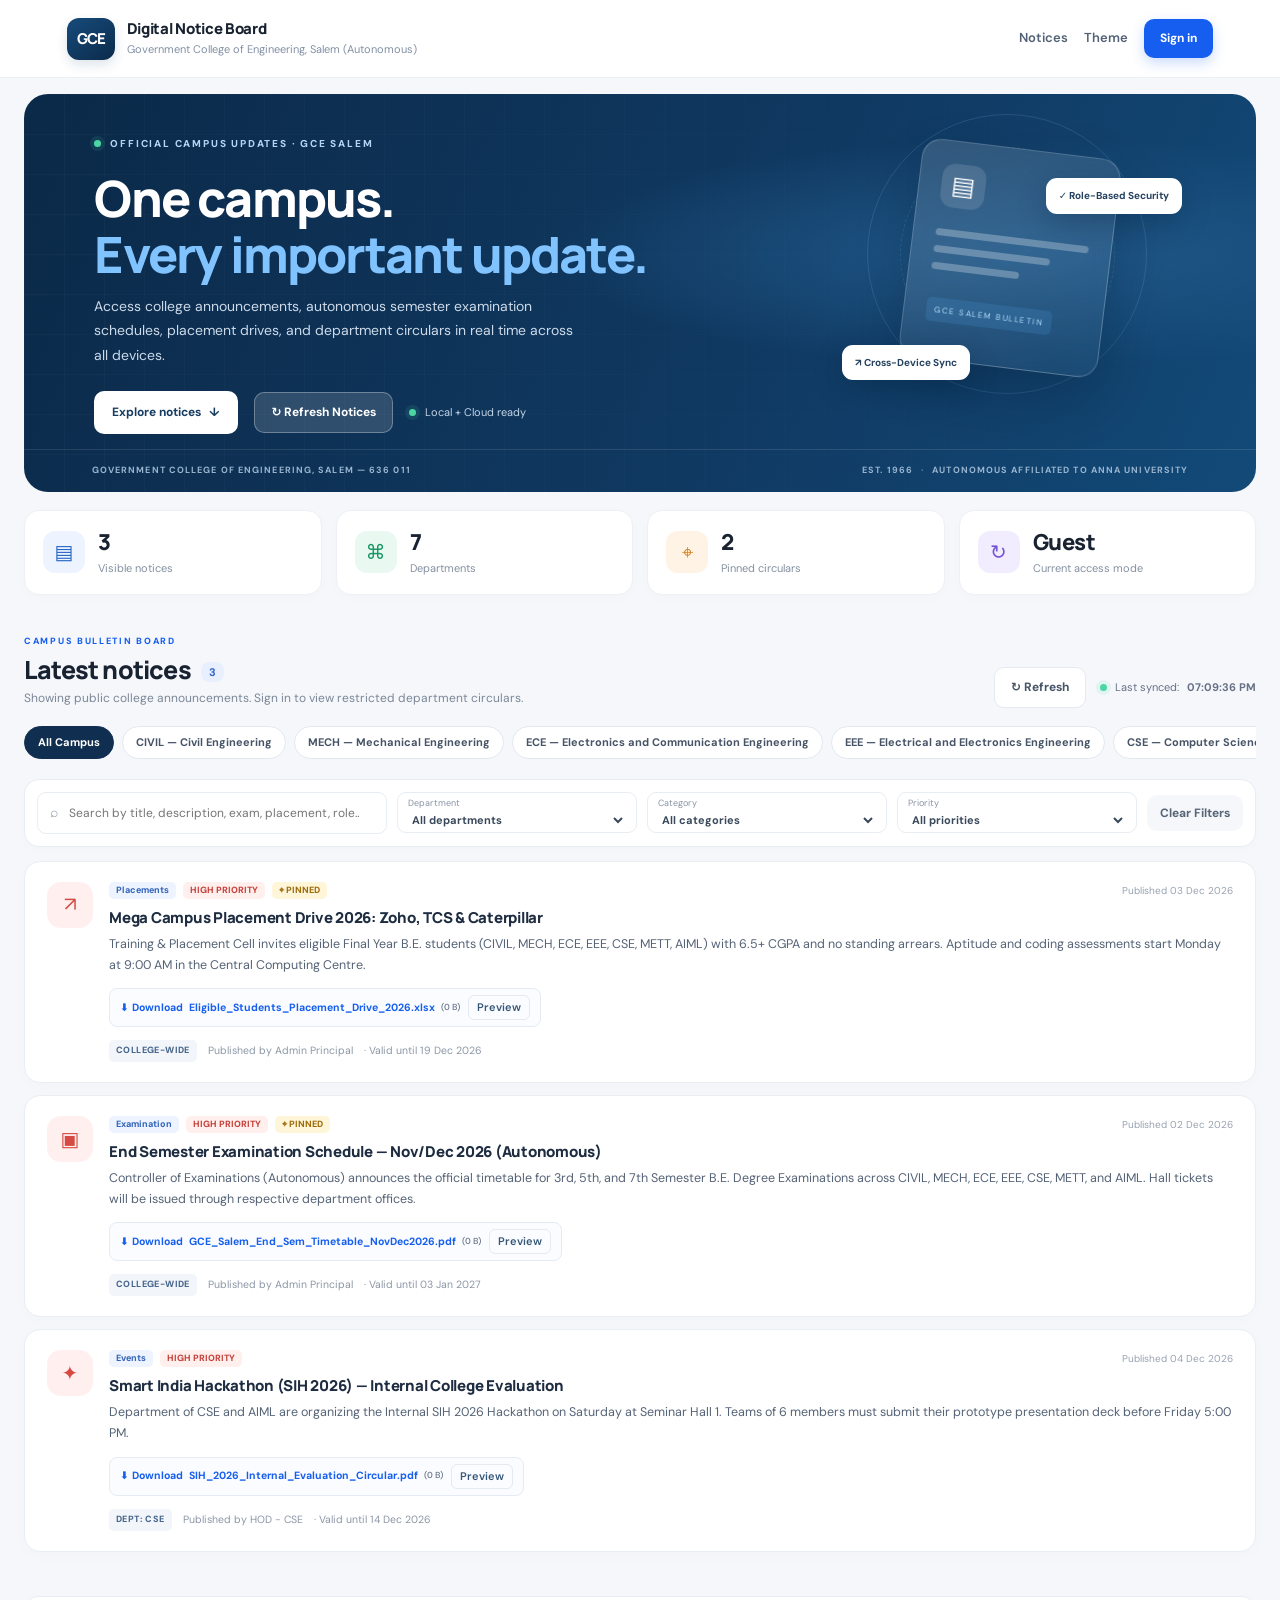
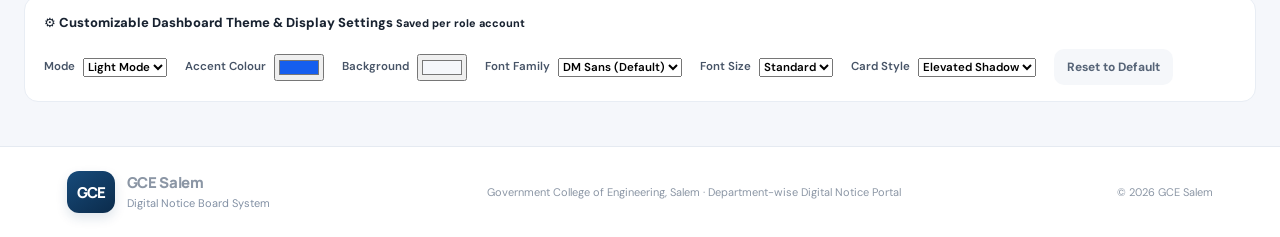
<file: index.html>
<!doctype html>
<html lang="en" data-theme="light">
<head>
  <meta charset="utf-8">
  <meta name="viewport" content="width=device-width, initial-scale=1">
  <meta name="theme-color" content="#102f50">
  <title>Digital Notice Board · Government College of Engineering, Salem</title>
  <link rel="stylesheet" href="./styles.css">
  <script defer src="./app.js"></script>
</head>
<body>
  <header class="topbar">
    <a class="brand" href="#top">
      <span class="brand-mark">GCE</span>
      <span>
        <b>Digital Notice Board</b>
        <small>Government College of Engineering, Salem (Autonomous)</small>
      </span>
    </a>
    <nav>
      <a href="#notices">Notices</a>
      <a href="#publish" id="nav-publish" class="hidden">Publish</a>
      <a href="#admin-panel" id="nav-admin" class="hidden">Admin Console</a>
      <a href="#theme-panel">Theme</a>
      <span id="user-chip-container" class="hidden">
        <span class="user-chip">
          <span class="avatar" id="user-avatar">A</span>
          <span>
            <span id="user-fullname">Admin Principal</span>
            <small id="user-role-dept">Admin Principal · ALL</small>
          </span>
        </span>
      </span>
      <button class="button button-primary" id="btn-open-login" type="button">Sign in</button>
      <button class="button button-quiet hidden" id="btn-logout" type="button">Sign out</button>
    </nav>
  </header>

  <main id="top">
    <!-- Hero Banner -->
    <section class="hero">
      <div class="hero-copy">
        <div class="eyebrow"><span class="live-dot"></span> OFFICIAL CAMPUS UPDATES · GCE SALEM</div>
        <h1>One campus.<br><em>Every important update.</em></h1>
        <p>Access college announcements, autonomous semester examination schedules, placement drives, and department circulars in real time across all devices.</p>
        <div class="hero-actions">
          <a class="button button-light" href="#notices">Explore notices <span>↓</span></a>
          <button class="button button-secondary" id="btn-manual-refresh" type="button" style="background:rgba(255,255,255,0.14);color:#fff;border-color:rgba(255,255,255,0.3);">↻ Refresh Notices</button>
          <span class="update-status"><span class="live-dot"></span> <span id="sync-status-text">Cloud sync active</span></span>
        </div>
      </div>
      <div class="hero-art" aria-hidden="true">
        <div class="art-orbit orbit-one"></div>
        <div class="art-orbit orbit-two"></div>
        <div class="art-card">
          <span class="art-icon">▤</span>
          <span class="art-lines"><i></i><i></i><i></i></span>
          <span class="art-tag">GCE SALEM BULLETIN</span>
        </div>
        <div class="art-bubble bubble-one">✓ Role-Based Security</div>
        <div class="art-bubble bubble-two">↗ Cross-Device Sync</div>
      </div>
      <div class="hero-footer">
        <span>GOVERNMENT COLLEGE OF ENGINEERING, SALEM — 636 011</span>
        <span>EST. 1966 <b>·</b> AUTONOMOUS AFFILIATED TO ANNA UNIVERSITY</span>
      </div>
    </section>

    <!-- Stats Grid -->
    <section class="stats-grid">
      <article class="stat-card">
        <span class="stat-icon">▤</span>
        <div>
          <strong id="stat-total">0</strong>
          <span>Visible notices</span>
        </div>
      </article>
      <article class="stat-card">
        <span class="stat-icon green">⌘</span>
        <div>
          <strong id="stat-depts">7</strong>
          <span>Departments</span>
        </div>
      </article>
      <article class="stat-card">
        <span class="stat-icon orange">⌖</span>
        <div>
          <strong id="stat-pinned">0</strong>
          <span>Pinned circulars</span>
        </div>
      </article>
      <article class="stat-card">
        <span class="stat-icon violet">↻</span>
        <div>
          <strong id="stat-role">Guest</strong>
          <span>Current access mode</span>
        </div>
      </article>
    </section>

    <!-- Notices Section -->
    <section id="notices" class="notice-section">
      <div class="section-heading">
        <div>
          <div class="eyebrow dark-eyebrow">CAMPUS BULLETIN BOARD</div>
          <h2>Latest notices <span class="heading-count" id="heading-count">0</span></h2>
          <p id="access-subtitle">Showing public college announcements. Sign in to view restricted department circulars.</p>
        </div>
        <div style="display:flex;align-items:center;gap:14px;flex-wrap:wrap;">
          <label class="check-field hidden" id="expired-toggle-wrap">
            <input type="checkbox" id="filter-expired">
            <span>Show expired archive</span>
          </label>
          <button class="button button-secondary" id="btn-section-refresh" type="button">↻ Refresh</button>
          <span class="refresh-label"><span class="live-dot"></span> Last synced: <b id="last-sync-time">Just now</b></span>
        </div>
      </div>

      <!-- Quick Department Pills -->
      <div class="dept-Quick-tabs" id="dept-quick-tabs"></div>

      <!-- Search & Filter Bar -->
      <div class="filter-panel">
        <label class="search-field">
          <span>⌕</span>
          <input id="filter-q" type="search" placeholder="Search by title, description, exam, placement, role…" aria-label="Search notices">
        </label>
        <label class="select-wrap">
          <span>Department</span>
          <select id="filter-dept">
            <option value="ALL">All departments</option>
          </select>
        </label>
        <label class="select-wrap">
          <span>Category</span>
          <select id="filter-category">
            <option value="ALL">All categories</option>
            <option value="Examination">Examination</option>
            <option value="Events">Events</option>
            <option value="Placements">Placements</option>
            <option value="General">General</option>
            <option value="Department Circulars">Department Circulars</option>
            <option value="Important Announcements">Important Announcements</option>
          </select>
        </label>
        <label class="select-wrap">
          <span>Priority</span>
          <select id="filter-priority">
            <option value="ALL">All priorities</option>
            <option value="HIGH">High — Urgent</option>
            <option value="MEDIUM">Medium</option>
            <option value="LOW">Low</option>
          </select>
        </label>
        <button class="button button-quiet" id="btn-clear-filters" type="button">Clear Filters</button>
      </div>

      <div class="notice-list" id="notice-list"></div>
    </section>

    <!-- Publish Notice Section (Admin Principal, HOD, and Faculty Only) -->
    <section id="publish" class="publish-section hidden">
      <div class="section-heading">
        <div>
          <div class="eyebrow dark-eyebrow">SHARE AN OFFICIAL CIRCULAR</div>
          <h2 id="form-section-title">Publish a notice</h2>
          <p>Post an announcement with circular attachments. Published notices sync across all connected phones on refresh.</p>
        </div>
        <span class="role-label" id="publish-role-badge">Authorized Access</span>
      </div>
      <form class="publish-form" id="notice-form">
        <input type="hidden" id="edit-notice-id" value="">
        <div class="form-grid">
          <label class="form-field field-wide">
            <span>Notice title <b>*</b></span>
            <input required maxlength="200" id="notice-title" placeholder="e.g. Autonomous End Semester Theory Examination Timetable — Nov/Dec 2026">
          </label>
          <label class="form-field field-wide">
            <span>Notice description <b>*</b></span>
            <textarea required id="notice-desc" rows="4" placeholder="Enter complete announcement details, venue, eligibility, and instructions…"></textarea>
          </label>
          <label class="form-field">
            <span>Department</span>
            <select id="notice-dept"></select>
          </label>
          <label class="form-field">
            <span>Category</span>
            <select id="notice-category">
              <option value="Examination">Examination</option>
              <option value="Events">Events</option>
              <option value="Placements">Placements</option>
              <option value="General">General</option>
              <option value="Department Circulars">Department Circulars</option>
              <option value="Important Announcements">Important Announcements</option>
            </select>
          </label>
          <label class="form-field">
            <span>Priority</span>
            <select id="notice-priority">
              <option value="MEDIUM">Medium — Standard</option>
              <option value="HIGH">High — Important / Urgent</option>
              <option value="LOW">Low — Informational</option>
            </select>
          </label>
          <label class="form-field">
            <span>Expiry date (optional)</span>
            <input type="date" id="notice-expiry">
          </label>
          <label class="form-field">
            <span>Visibility</span>
            <select id="notice-visibility">
              <option value="PUBLIC">Public — Visible on Public Homepage</option>
              <option value="RESTRICTED">Restricted — Department Login Required</option>
            </select>
          </label>
          <label class="check-field" id="pin-field-wrap" style="padding-top:22px;">
            <input type="checkbox" id="notice-pinned">
            <span>Pin this notice to the top of the board</span>
          </label>
          <label class="form-field field-wide">
            <span>Attachments <small>PDF, JPG, PNG, DOC, DOCX, XLS, XLSX · max 10 MB per file</small></span>
            <input type="file" id="notice-files" multiple accept=".pdf,.jpg,.jpeg,.png,.doc,.docx,.xls,.xlsx">
          </label>
        </div>
        <div class="form-actions">
          <button class="button button-primary" type="submit" id="btn-submit-notice">Publish notice →</button>
          <button class="button button-quiet hidden" type="button" id="btn-cancel-edit">Cancel edit</button>
        </div>
      </form>
    </section>

    <!-- Admin Management Section (Admin Principal Only) -->
    <section id="admin-panel" class="admin-section hidden">
      <div class="section-heading">
        <div>
          <div class="eyebrow dark-eyebrow">INSTITUTIONAL ADMINISTRATION</div>
          <h2>Role &amp; Department Management</h2>
          <p>Manage Admin Principal, HODs (7), Faculty (3 per dept), and Students (10 per dept) across CIVIL, MECH, ECE, EEE, CSE, METT, and AIML.</p>
        </div>
        <button class="button button-secondary" id="btn-reset-demo-data" type="button">↺ Reset Default Accounts</button>
      </div>
      <div class="admin-grid">
        <!-- Users Management Card -->
        <div class="admin-card">
          <div style="display:flex;justify-content:space-between;align-items:center;margin-bottom:12px;flex-wrap:wrap;gap:8px;">
            <h3 style="margin:0;">Registered Role Accounts (<span id="admin-user-count">0</span>)</h3>
            <select id="admin-user-dept-filter" style="padding:6px 10px;border-radius:8px;border:1px solid #dfe6ef;font-size:11px;font-weight:700;">
              <option value="ALL">All Departments</option>
            </select>
          </div>
          <form id="create-user-form" class="form-grid" style="margin-bottom:16px;">
            <label class="form-field">
              <span>Login ID <b>*</b></span>
              <input required id="new-user-login" placeholder="e.g. faculty_cse4">
            </label>
            <label class="form-field">
              <span>Password <b>*</b></span>
              <input required type="password" id="new-user-pass" placeholder="Password">
            </label>
            <label class="form-field">
              <span>Role Designation <b>*</b></span>
              <input required id="new-user-name" placeholder="e.g. Faculty 4 - CSE">
            </label>
            <label class="form-field">
              <span>Role Type</span>
              <select id="new-user-role">
                <option value="Student">Student</option>
                <option value="Faculty">Faculty</option>
                <option value="HOD">HOD</option>
                <option value="Administrator">Admin Principal</option>
              </select>
            </label>
            <label class="form-field">
              <span>Department</span>
              <select id="new-user-dept"></select>
            </label>
            <div style="display:flex;align-items:flex-end;">
              <button class="button button-primary" type="submit" style="width:100%;">+ Add Account</button>
            </div>
          </form>
          <div class="table-list" id="admin-user-list" style="max-height:360px;overflow-y:auto;"></div>
        </div>

        <!-- Departments Management Card -->
        <div class="admin-card">
          <h3 style="margin-top:0;">Academic Departments</h3>
          <form id="create-dept-form" class="form-grid" style="margin-bottom:16px;">
            <label class="form-field">
              <span>Dept Code <b>*</b></span>
              <input required id="new-dept-code" placeholder="e.g. IT" maxlength="12">
            </label>
            <label class="form-field">
              <span>Department Name <b>*</b></span>
              <input required id="new-dept-name" placeholder="Information Technology">
            </label>
            <div class="field-wide">
              <button class="button button-primary" type="submit">+ Add Department</button>
            </div>
          </form>
          <div class="table-list" id="admin-dept-list"></div>
        </div>
      </div>
    </section>

    <!-- Customizable Dashboard Theme Settings -->
    <section id="theme-panel" class="settings-section">
      <details open>
        <summary><span>⚙</span> Customizable Dashboard Theme &amp; Display Settings <small>Saved per role account</small></summary>
        <div class="theme-form">
          <label>
            Mode
            <select id="theme-mode">
              <option value="light">Light Mode</option>
              <option value="dark">Dark Mode</option>
            </select>
          </label>
          <label>
            Accent Colour
            <input type="color" id="theme-accent" value="#155eef">
          </label>
          <label>
            Background
            <input type="color" id="theme-bg" value="#f5f7fb">
          </label>
          <label>
            Font Family
            <select id="theme-font">
              <option value="'DM Sans', system-ui, sans-serif">DM Sans (Default)</option>
              <option value="Inter, system-ui, sans-serif">Inter</option>
              <option value="Georgia, serif">Georgia Serif</option>
              <option value="Verdana, sans-serif">Verdana</option>
            </select>
          </label>
          <label>
            Font Size
            <select id="theme-size">
              <option value="13px">Compact</option>
              <option value="14px" selected>Standard</option>
              <option value="16px">Large</option>
            </select>
          </label>
          <label>
            Card Style
            <select id="theme-card-style">
              <option value="elevated">Elevated Shadow</option>
              <option value="outlined">Outlined Border</option>
              <option value="compact">Compact List</option>
            </select>
          </label>
          <button class="button button-quiet" id="btn-reset-theme" type="button">Reset to Default</button>
        </div>
      </details>
    </section>
  </main>

  <!-- Sign In Modal -->
  <div class="modal-backdrop" id="login-modal">
    <div class="modal-box" style="max-width:480px;">
      <div class="modal-header">
        <h3 id="login-modal-title">Sign in to GCE Salem Portal</h3>
        <button class="icon-button" id="btn-close-login" type="button">×</button>
      </div>

      <!-- Standard Sign In View with CAPTCHA after Password -->
      <div id="login-view">
        <p style="font-size:12px;color:#667085;margin-top:0;">Enter your college Login ID, password, and security CAPTCHA code to sign in.</p>
        <div id="login-error" class="hidden" style="background:#fff1f0;border:1px solid #ffd7d3;color:#b42318;padding:10px;border-radius:8px;font-size:12px;margin-bottom:12px;"></div>
        <div id="login-success" class="hidden" style="background:#ecfdf3;border:1px solid #abefc6;color:#067647;padding:10px;border-radius:8px;font-size:12px;margin-bottom:12px;"></div>
        <form id="login-form" class="form-grid">
          <label class="form-field field-wide">
            <span>Login ID</span>
            <input required id="login-id-input" autocomplete="username" placeholder="e.g. principal, hod_cse, faculty_cse1, student_cse1">
          </label>
          <label class="form-field field-wide">
            <span>Password</span>
            <input required type="password" id="login-pass-input" autocomplete="current-password" placeholder="Enter your password">
          </label>
          <div class="field-wide" style="display:flex;justify-content:flex-start;align-items:center;margin-top:-2px;">
            <label style="display:inline-flex;align-items:center;gap:6px;font-size:12px;color:#475467;cursor:pointer;">
              <input type="checkbox" id="login-show-pass"> Show password
            </label>
          </div>
          <div class="form-field field-wide">
            <span>Security CAPTCHA Verification <b>*</b></span>
            <div style="display:flex;align-items:center;gap:10px;margin-top:4px;margin-bottom:6px;flex-wrap:wrap;">
              <canvas id="captcha-canvas" width="200" height="56" style="border-radius:8px;border:1px solid #cbd5e1;background:#f8fafc;flex-shrink:0;"></canvas>
              <button type="button" class="button button-secondary" id="btn-refresh-captcha" title="Generate new CAPTCHA" style="padding:8px 12px;font-size:12px;">↻ New CAPTCHA</button>
            </div>
            <input required id="login-captcha-input" autocomplete="off" placeholder="Type the 6-character CAPTCHA code shown above">
            <small id="captcha-match-status" style="display:block;margin-top:4px;font-size:11.5px;color:#475467;">Case-insensitive security code check.</small>
          </div>
          <div class="field-wide">
            <button class="button button-primary" type="submit" style="width:100%;">Sign In →</button>
          </div>
        </form>
      </div>
    </div>
  </div>

  <!-- Attachment Preview Modal -->
  <div class="modal-backdrop" id="preview-modal">
    <div class="modal-box" style="max-width:680px;width:95%;">
      <div class="modal-header">
        <h3 id="preview-title">Attachment Preview</h3>
        <button class="icon-button" id="btn-close-preview" type="button">×</button>
      </div>
      <div id="preview-body" style="font-size:12.5px;line-height:1.6;max-height:70vh;overflow-y:auto;"></div>
      <div style="margin-top:16px;display:flex;justify-content:flex-end;gap:10px;flex-wrap:wrap;">
        <button class="button button-secondary" id="preview-open-tab-btn" type="button">↗ Open in New Tab</button>
        <button class="button button-primary" id="preview-download-btn" type="button">⬇ Download File</button>
      </div>
    </div>
  </div>

  <footer class="footer">
    <div class="footer-brand">
      <span class="brand-mark small-mark">GCE</span>
      <span><b>GCE Salem</b><small>Digital Notice Board System</small></span>
    </div>
    <span>Government College of Engineering, Salem · Department-wise Digital Notice Portal</span>
    <span>© 2026 GCE Salem</span>
  </footer>
</body>
</html>
</file>
<file: styles.css>
@import url('https://fonts.googleapis.com/css2?family=DM+Sans:wght@400;500;600;700&family=Manrope:wght@400;500;600;700;800&display=swap');

:root {
  --accent: #155eef;
  --navy: #102f50;
  --page-bg: #f5f7fb;
  --ink: #182230;
  --muted: #667085;
  --line: #e5eaf1;
  --card: #ffffff;
  --font: 'DM Sans', system-ui, -apple-system, sans-serif;
  --font-size-base: 14px;
  --radius: 18px;
  --shadow: 0 8px 30px rgba(18, 43, 73, 0.055);
}

* {
  box-sizing: border-box;
}

html {
  scroll-behavior: smooth;
  scroll-padding-top: 90px;
  overflow-x: hidden;
  max-width: 100vw;
}

body {
  margin: 0;
  background: var(--page-bg);
  color: var(--ink);
  font-family: var(--font);
  font-size: var(--font-size-base);
  line-height: 1.55;
  overflow-x: hidden;
  max-width: 100vw;
}

a {
  color: inherit;
  text-decoration: none;
}

button, input, select, textarea {
  font: inherit;
}

button, a, select {
  touch-action: manipulation;
}

/* Topbar */
.topbar {
  min-height: 78px;
  padding: 10px max(5.2vw, 24px);
  display: flex;
  align-items: center;
  justify-content: space-between;
  background: #fff;
  border-bottom: 1px solid #edf0f5;
  gap: 18px;
  position: sticky;
  top: 0;
  z-index: 50;
}

.brand, .footer-brand {
  display: flex;
  align-items: center;
  gap: 12px;
  min-width: 0;
}

.brand-mark {
  height: 42px;
  width: 48px;
  border-radius: 12px;
  background: linear-gradient(145deg, #174b7b, #0b2b4b);
  color: white;
  display: grid;
  place-items: center;
  font-weight: 800;
  letter-spacing: -1px;
  font-family: Manrope, sans-serif;
  font-size: 15px;
  box-shadow: 0 5px 12px #123d6722;
  flex-shrink: 0;
}

.brand b, .footer-brand b {
  display: block;
  font: 800 15px Manrope, sans-serif;
  letter-spacing: -0.3px;
}

.brand small, .footer-brand small {
  display: block;
  color: #8290a4;
  font-size: 11px;
  margin-top: 2px;
}

.topbar nav {
  display: flex;
  align-items: center;
  gap: 16px;
  flex-wrap: wrap;
}

.topbar nav > a:not(.button) {
  font-weight: 600;
  color: #526175;
  font-size: 13px;
}

.topbar nav > a:not(.button):hover {
  color: var(--accent);
}

.user-chip {
  display: flex;
  align-items: center;
  gap: 9px;
  padding-left: 14px;
  border-left: 1px solid var(--line);
  font-weight: 700;
  font-size: 12px;
}

.user-chip small {
  display: block;
  font-weight: 400;
  color: var(--muted);
  font-size: 10px;
}

.avatar {
  height: 34px;
  width: 34px;
  border-radius: 50%;
  display: grid;
  place-items: center;
  background: #e9f0ff;
  color: #2458bd;
  font-weight: 800;
  font-size: 15px;
  flex-shrink: 0;
}

/* Role Switcher Bar */
.demo-bar {
  max-width: 1380px;
  width: calc(100% - 48px);
  margin: 14px auto 0;
  background: #fff;
  border: 1px solid #e4ebf5;
  border-radius: 14px;
  padding: 10px 16px;
  display: flex;
  align-items: center;
  justify-content: space-between;
  gap: 12px;
  flex-wrap: wrap;
  box-shadow: 0 3px 12px rgba(16, 47, 80, 0.04);
}

.demo-bar-label {
  font-size: 11px;
  font-weight: 700;
  color: #344054;
  display: flex;
  align-items: center;
  gap: 8px;
}

.demo-badge {
  background: #eef4ff;
  color: var(--accent);
  font-weight: 800;
  font-size: 9px;
  letter-spacing: 0.6px;
  padding: 3px 8px;
  border-radius: 6px;
  text-transform: uppercase;
}

.role-pills {
  display: flex;
  align-items: center;
  gap: 6px;
  flex-wrap: wrap;
}

.role-pill {
  border: 1px solid #dce4f0;
  background: #f8fafd;
  color: #344054;
  border-radius: 8px;
  padding: 6px 11px;
  font-size: 11px;
  font-weight: 700;
  cursor: pointer;
  transition: all 0.15s;
}

.role-pill:hover {
  border-color: var(--accent);
  color: var(--accent);
}

.role-pill.active {
  background: var(--accent);
  color: #fff;
  border-color: var(--accent);
}

/* Buttons */
.button {
  display: inline-flex;
  justify-content: center;
  align-items: center;
  gap: 8px;
  border: 0;
  border-radius: 10px;
  padding: 10px 16px;
  font-weight: 700;
  font-size: 12px;
  cursor: pointer;
  transition: transform 0.15s, box-shadow 0.15s;
  background: #fff;
}

.button:hover {
  transform: translateY(-1px);
}

.button-primary {
  background: var(--accent);
  color: white;
  box-shadow: 0 5px 13px color-mix(in srgb, var(--accent), transparent 78%);
}

.button-quiet {
  color: #566477;
  background: #f5f7fa;
  padding: 9px 13px;
}

.button-light {
  background: #fff;
  color: #163c61;
  padding: 12px 18px;
}

.button-secondary {
  border: 1px solid var(--line);
  color: #475467;
  background: #fff;
}

/* Hero */
.hero {
  margin: 16px auto 0;
  width: calc(100% - 48px);
  max-width: 1380px;
  min-height: 360px;
  border-radius: 24px;
  background: radial-gradient(ellipse at 82% 40%, #205889 0%, transparent 34%),
              linear-gradient(115deg, #0b2948 0%, #103a63 62%, #124a78 100%);
  color: #fff;
  position: relative;
  overflow: hidden;
  padding: 42px 5.5% 58px;
}

.hero:before {
  content: '';
  position: absolute;
  inset: 0;
  background-image: linear-gradient(#ffffff07 1px, transparent 1px),
                    linear-gradient(90deg, #ffffff07 1px, transparent 1px);
  background-size: 40px 40px;
  mask-image: linear-gradient(90deg, black, transparent);
}

.hero-copy {
  position: relative;
  z-index: 2;
  max-width: 600px;
}

.eyebrow {
  font-size: 10px;
  letter-spacing: 1.8px;
  font-weight: 800;
  color: #b5d5f5;
  display: flex;
  align-items: center;
  gap: 9px;
}

.live-dot {
  height: 7px;
  width: 7px;
  border-radius: 50%;
  background: #4bd6a4;
  display: inline-block;
  box-shadow: 0 0 0 4px #4bd6a41d;
  flex-shrink: 0;
}

.hero h1 {
  font: 800 clamp(30px, 4.2vw, 50px)/1.12 Manrope, sans-serif;
  letter-spacing: -1.8px;
  margin: 18px 0 12px;
}

.hero h1 em {
  font-style: normal;
  color: #80c3ff;
}

.hero-copy > p {
  color: #ccdaea;
  max-width: 480px;
  font-size: 14px;
  line-height: 1.75;
  margin: 0;
}

.hero-actions {
  display: flex;
  align-items: center;
  gap: 16px;
  margin-top: 24px;
  flex-wrap: wrap;
}

.update-status {
  font-size: 11px;
  color: #c3d5e8;
  display: flex;
  align-items: center;
  gap: 9px;
}

.hero-art {
  position: absolute;
  right: 6%;
  top: 20px;
  width: 340px;
  height: 300px;
}

.art-orbit {
  position: absolute;
  border: 1px solid #8ec9f92a;
  border-radius: 50%;
  width: 280px;
  height: 280px;
  top: 0;
  left: 25px;
}

.orbit-two {
  width: 215px;
  height: 215px;
  top: 33px;
  left: 58px;
  border-style: dashed;
}

.art-card {
  position: absolute;
  width: 200px;
  height: 220px;
  top: 34px;
  left: 68px;
  border: 1px solid #ffffff36;
  border-radius: 20px;
  background: linear-gradient(145deg, #ffffff24, #ffffff08);
  backdrop-filter: blur(12px);
  box-shadow: 0 22px 60px #061c3455;
  transform: rotate(7deg);
  padding: 22px;
}

.art-icon {
  height: 44px;
  width: 44px;
  border-radius: 13px;
  background: #ffffff20;
  display: grid;
  place-items: center;
  font-size: 25px;
}

.art-lines {
  display: block;
  margin-top: 22px;
}

.art-lines i {
  height: 7px;
  display: block;
  border-radius: 10px;
  background: #ffffff45;
  margin: 10px 0;
  width: 100%;
}

.art-lines i:nth-child(2) { width: 76%; }
.art-lines i:nth-child(3) { width: 57%; }

.art-tag {
  display: inline-block;
  font-size: 8px;
  letter-spacing: 1.5px;
  background: #4a9bdb33;
  color: #b8e1ff;
  padding: 6px 8px;
  border-radius: 5px;
  margin-top: 18px;
}

.art-bubble {
  position: absolute;
  background: #fff;
  color: #24415f;
  padding: 10px 13px;
  border-radius: 11px;
  box-shadow: 0 9px 28px #041d3540;
  font-weight: 700;
  font-size: 10px;
}

.bubble-one { right: 0; top: 64px; }
.bubble-two { left: 0; bottom: 34px; }

.hero-footer {
  position: absolute;
  bottom: 0;
  left: 0;
  right: 0;
  padding: 14px 5.5%;
  border-top: 1px solid #ffffff1c;
  display: flex;
  justify-content: space-between;
  color: #99b5d0;
  font-size: 9px;
  letter-spacing: 1.1px;
  font-weight: 700;
}

.hero-footer b {
  color: #5c9dd4;
  margin: 0 5px;
}

/* Stats Grid */
.stats-grid {
  max-width: 1380px;
  width: calc(100% - 48px);
  margin: 18px auto 40px;
  display: grid;
  grid-template-columns: repeat(4, 1fr);
  gap: 14px;
}

.stat-card {
  background: #fff;
  border: 1px solid #edf0f5;
  border-radius: 15px;
  padding: 16px 18px;
  display: flex;
  align-items: center;
  gap: 13px;
  box-shadow: 0 3px 15px #18334c04;
}

.stat-icon {
  height: 42px;
  width: 42px;
  border-radius: 12px;
  background: #edf4ff;
  color: #2765c7;
  display: grid;
  place-items: center;
  font-size: 20px;
  flex-shrink: 0;
}

.stat-icon.green { background: #e9f9f1; color: #169764; }
.stat-icon.orange { background: #fff3e5; color: #d78019; }
.stat-icon.violet { background: #f1edff; color: #7653d5; }

.stat-card strong {
  display: block;
  font: 800 22px Manrope, sans-serif;
  letter-spacing: -0.5px;
}

.stat-card span:last-child {
  font-size: 11px;
  color: #8490a0;
}

/* Sections */
.notice-section, .publish-section, .settings-section, .admin-section, .docs-section {
  max-width: 1380px;
  width: calc(100% - 48px);
  margin: 0 auto 44px;
}

.section-heading {
  display: flex;
  justify-content: space-between;
  align-items: flex-end;
  gap: 20px;
  margin-bottom: 18px;
  flex-wrap: wrap;
}

.dark-eyebrow {
  color: var(--accent);
  font-size: 9px;
  letter-spacing: 1.7px;
}

.section-heading h2 {
  font: 800 25px/1.2 Manrope, sans-serif;
  letter-spacing: -0.8px;
  margin: 6px 0 4px;
}

.section-heading p {
  color: #7b8797;
  margin: 0;
  font-size: 12px;
}

.heading-count {
  display: inline-grid;
  place-items: center;
  vertical-align: middle;
  background: #e8efff;
  color: #2d62c5;
  border-radius: 8px;
  padding: 3px 8px;
  font: 700 11px var(--font);
  letter-spacing: 0;
  margin-left: 6px;
}

.refresh-label {
  font-size: 11px;
  color: #667085;
  display: flex;
  align-items: center;
  gap: 8px;
}

/* Filter Panel */
.filter-panel {
  background: #fff;
  border: 1px solid #e8edf4;
  border-radius: 15px;
  padding: 12px;
  display: flex;
  align-items: center;
  gap: 10px;
  margin-bottom: 14px;
  box-shadow: 0 3px 12px #15335104;
  flex-wrap: wrap;
}

.search-field {
  height: 42px;
  display: flex;
  align-items: center;
  gap: 9px;
  border: 1px solid #e8edf3;
  border-radius: 9px;
  padding: 0 12px;
  flex: 1;
  min-width: 200px;
  color: #8793a4;
}

.search-field input {
  border: 0;
  outline: 0;
  width: 100%;
  background: transparent;
  font-size: 12px;
  color: var(--ink);
}

.select-wrap {
  display: flex;
  flex-direction: column;
  gap: 1px;
  border: 1px solid #e8edf3;
  border-radius: 9px;
  padding: 4px 10px;
  min-width: 120px;
  max-width: 240px;
  flex: 1 1 140px;
  overflow: hidden;
}

.select-wrap span {
  font-size: 9px;
  color: #8894a4;
}

.select-wrap select {
  border: 0;
  outline: 0;
  background: transparent;
  font-size: 11px;
  font-weight: 700;
  color: #39485a;
  width: 100%;
  max-width: 100%;
  text-overflow: ellipsis;
}

.dept-Quick-tabs {
  display: flex;
  gap: 8px;
  overflow-x: auto;
  padding-bottom: 6px;
  margin-bottom: 14px;
}

.dept-tab {
  border: 1px solid #e2e8f0;
  background: #fff;
  color: #475467;
  padding: 7px 13px;
  border-radius: 999px;
  font-size: 11px;
  font-weight: 700;
  cursor: pointer;
  white-space: nowrap;
}

.dept-tab.active {
  background: var(--navy);
  color: #fff;
  border-color: var(--navy);
}

/* Notice Cards */
.notice-list {
  display: grid;
  gap: 12px;
}

.notice-card {
  position: relative;
  display: flex;
  align-items: flex-start;
  gap: 16px;
  padding: 20px 22px;
  background: #fff;
  border: 1px solid #e9edf4;
  border-radius: 16px;
  box-shadow: 0 4px 18px #17314a04;
  transition: box-shadow 0.2s, border 0.2s;
}

.notice-card:hover {
  border-color: #d6e2f3;
  box-shadow: var(--shadow);
}

.notice-card.card-outlined {
  box-shadow: none;
  border-width: 1.5px;
}

.notice-card.card-compact {
  padding: 14px 16px;
}

.notice-symbol {
  height: 46px;
  width: 46px;
  flex-shrink: 0;
  border-radius: 14px;
  display: grid;
  place-items: center;
  font-size: 20px;
  background: #eef4ff;
  color: #2e69c5;
}

.symbol-high { background: #fff0ef; color: #d54b43; }
.symbol-career { background: #e9f8ef; color: #1b9862; }
.symbol-exam { background: #fff4e6; color: #c87a1d; }
.symbol-general { background: #edf3ff; color: #376ac5; }

.notice-main {
  flex: 1;
  min-width: 0;
}

.notice-meta {
  display: flex;
  align-items: center;
  gap: 7px;
  flex-wrap: wrap;
}

.category-pill, .priority-pill, .pinned-pill, .restricted-pill, .expired-pill {
  border-radius: 5px;
  padding: 3px 7px;
  font-size: 9px;
  line-height: 1.2;
  font-weight: 800;
}

.category-pill { background: #edf3ff; color: #3566b8; }
.priority-pill { background: #fff0ee; color: #c6423b; }
.pinned-pill { background: #fff5d9; color: #9c6b0a; }
.restricted-pill { background: #fff3e0; color: #d97706; }
.expired-pill { background: #fee2e2; color: #b91c1c; }

.notice-date {
  font-size: 10px;
  color: #98a2b1;
  margin-left: auto;
}

.notice-main h3 {
  font: 800 15px/1.4 Manrope, sans-serif;
  letter-spacing: -0.25px;
  margin: 8px 0 6px;
  color: #1d2c40;
}

.notice-main > p {
  font-size: 12.5px;
  line-height: 1.7;
  color: #556376;
  margin: 0;
  white-space: pre-line;
}

.notice-foot {
  display: flex;
  align-items: center;
  gap: 11px;
  margin-top: 13px;
  font-size: 10.5px;
  color: #8b96a5;
  flex-wrap: wrap;
}

.department-tag {
  font-size: 9px;
  letter-spacing: 0.4px;
  font-weight: 800;
  color: #47668c;
  background: #f2f5f9;
  border-radius: 5px;
  padding: 4px 7px;
}

.attachments {
  display: flex;
  gap: 8px;
  flex-wrap: wrap;
  margin-top: 12px;
}

.attachment {
  display: inline-flex;
  align-items: center;
  gap: 7px;
  padding: 7px 10px;
  border: 1px solid #e5ebf4;
  border-radius: 8px;
  background: #fafcff;
  font-size: 10.5px;
  font-weight: 700;
  color: #365678;
  cursor: pointer;
}

.attachment:hover {
  border-color: var(--accent);
  background: #f0f6ff;
}

.attachment small {
  font-weight: 500;
  color: #929dad;
}

.notice-actions {
  display: flex;
  align-items: center;
  gap: 6px;
  flex-shrink: 0;
}

.icon-button {
  border: 0;
  background: #f7f8fa;
  color: #667085;
  width: 30px;
  height: 30px;
  border-radius: 8px;
  cursor: pointer;
  font-size: 15px;
  display: grid;
  place-items: center;
}

.edit-button:hover { background: #edf4ff; color: #2b62bd; }
.delete-button:hover { background: #fff0ef; color: #d3423d; }

/* Publish & Admin Cards */
.publish-section, .admin-card, .docs-card {
  padding: 26px;
  background: #fff;
  border: 1px solid #e7edf5;
  border-radius: 20px;
  box-shadow: var(--shadow);
}

.role-label {
  font-size: 10px;
  font-weight: 800;
  color: #2563b9;
  background: #edf4ff;
  padding: 7px 10px;
  border-radius: 8px;
}

.publish-form {
  border-top: 1px solid #edf0f5;
  padding-top: 20px;
}

.form-grid {
  display: grid;
  grid-template-columns: repeat(2, minmax(0, 1fr));
  gap: 16px;
}

.form-field {
  display: flex;
  flex-direction: column;
  gap: 6px;
  min-width: 0;
}

.form-field > span {
  font-size: 11px;
  font-weight: 800;
  color: #475467;
}

.form-field > span b { color: #dc4a43; }
.form-field > span small { font-weight: 400; color: #8b96a5; }
.field-wide { grid-column: 1 / -1; }

.form-field input, .form-field select, .form-field textarea {
  width: 100%;
  border: 1px solid #dfe6ef;
  border-radius: 9px;
  background: #fff;
  padding: 10px 12px;
  outline: none;
  color: #243247;
  font-size: 12px;
}

.form-field input:focus, .form-field select:focus, .form-field textarea:focus {
  border-color: var(--accent);
}

.check-field {
  display: flex;
  align-items: center;
  gap: 8px;
  font-size: 12px;
  font-weight: 600;
  color: #475467;
}

.form-actions {
  display: flex;
  align-items: center;
  gap: 14px;
  border-top: 1px solid #edf0f5;
  margin-top: 20px;
  padding-top: 18px;
}

/* Admin Tables / Grid */
.admin-grid {
  display: grid;
  grid-template-columns: 1.2fr 0.8fr;
  gap: 20px;
}

.table-list {
  display: grid;
  gap: 8px;
  margin-top: 14px;
}

.table-row {
  display: flex;
  align-items: center;
  justify-content: space-between;
  gap: 10px;
  padding: 10px 12px;
  border: 1px solid #eaecf0;
  border-radius: 10px;
  font-size: 12px;
}

/* Settings */
.settings-section details {
  background: #fff;
  border: 1px solid #e8edf4;
  border-radius: 14px;
  padding: 16px 19px;
}

.settings-section summary {
  cursor: pointer;
  font-weight: 800;
  font-size: 13px;
  list-style: none;
}

.theme-form {
  display: flex;
  align-items: center;
  gap: 18px;
  flex-wrap: wrap;
  padding-top: 16px;
}

.theme-form label {
  display: flex;
  align-items: center;
  gap: 8px;
  font-size: 11.5px;
  font-weight: 600;
  color: #475467;
}

/* Modals */
.modal-backdrop {
  position: fixed;
  inset: 0;
  background: rgba(15, 23, 42, 0.55);
  backdrop-filter: blur(4px);
  display: none;
  place-items: center;
  padding: 20px;
  z-index: 100;
}

.modal-backdrop.open {
  display: grid;
}

.modal-box {
  background: #fff;
  border-radius: 18px;
  width: min(100%, 520px);
  max-height: 90vh;
  overflow-y: auto;
  padding: 24px;
  box-shadow: 0 24px 60px rgba(15, 23, 42, 0.25);
}

.modal-header {
  display: flex;
  justify-content: space-between;
  align-items: center;
  margin-bottom: 14px;
}

.modal-header h3 {
  margin: 0;
  font: 800 18px Manrope, sans-serif;
}

/* Empty State */
.empty-state {
  text-align: center;
  padding: 50px 20px;
  background: #fff;
  border: 1px dashed #d9e2ef;
  border-radius: 16px;
}

/* Footer */
.footer {
  display: flex;
  align-items: center;
  justify-content: space-between;
  gap: 20px;
  padding: 24px max(5.2vw, 24px);
  border-top: 1px solid #e5eaf1;
  background: #fff;
  color: #8b96a5;
  font-size: 11px;
  flex-wrap: wrap;
}

.hidden {
  display: none !important;
}

/* Dark Theme */
html[data-theme="dark"] body { background: #0f172a; color: #e2e8f0; }
html[data-theme="dark"] .topbar,
html[data-theme="dark"] .demo-bar,
html[data-theme="dark"] .stat-card,
html[data-theme="dark"] .filter-panel,
html[data-theme="dark"] .notice-card,
html[data-theme="dark"] .publish-section,
html[data-theme="dark"] .admin-card,
html[data-theme="dark"] .docs-card,
html[data-theme="dark"] .settings-section details,
html[data-theme="dark"] .modal-box,
html[data-theme="dark"] .footer {
  background: #1e293b;
  border-color: #334155;
  color: #e2e8f0;
}
html[data-theme="dark"] .brand b,
html[data-theme="dark"] .notice-main h3,
html[data-theme="dark"] .section-heading h2 {
  color: #f8fafc;
}
html[data-theme="dark"] .notice-main > p,
html[data-theme="dark"] .section-heading p,
html[data-theme="dark"] .notice-foot {
  color: #94a3b8;
}
html[data-theme="dark"] .search-field,
html[data-theme="dark"] .select-wrap,
html[data-theme="dark"] .form-field input,
html[data-theme="dark"] .form-field select,
html[data-theme="dark"] .form-field textarea,
html[data-theme="dark"] .role-pill,
html[data-theme="dark"] .dept-tab,
html[data-theme="dark"] .table-row {
  background: #0f172a;
  border-color: #334155;
  color: #e2e8f0;
}

@media (max-width: 900px) {
  .hero-art { display: none; }
  .hero-copy { max-width: 100%; }
  .stats-grid { grid-template-columns: repeat(2, 1fr); }
  .admin-grid { grid-template-columns: 1fr; }
}

@media (max-width: 640px) {
  .topbar { padding: 12px 16px; }
  .demo-bar, .hero, .stats-grid, .notice-section, .publish-section, .settings-section, .admin-section, .docs-section {
    width: calc(100% - 24px);
  }
  .form-grid { grid-template-columns: 1fr; }
  .filter-panel {
    display: grid;
    grid-template-columns: 1fr 1fr;
    gap: 8px;
  }
  .search-field {
    grid-column: 1 / -1;
    min-width: 0;
    width: 100%;
  }
  .select-wrap {
    min-width: 0;
    max-width: 100%;
    width: 100%;
  }
  #btn-clear-filters {
    grid-column: 1 / -1;
    width: 100%;
  }
  .notice-card {
    padding: 14px 15px;
    gap: 12px;
  }
}
</file>
